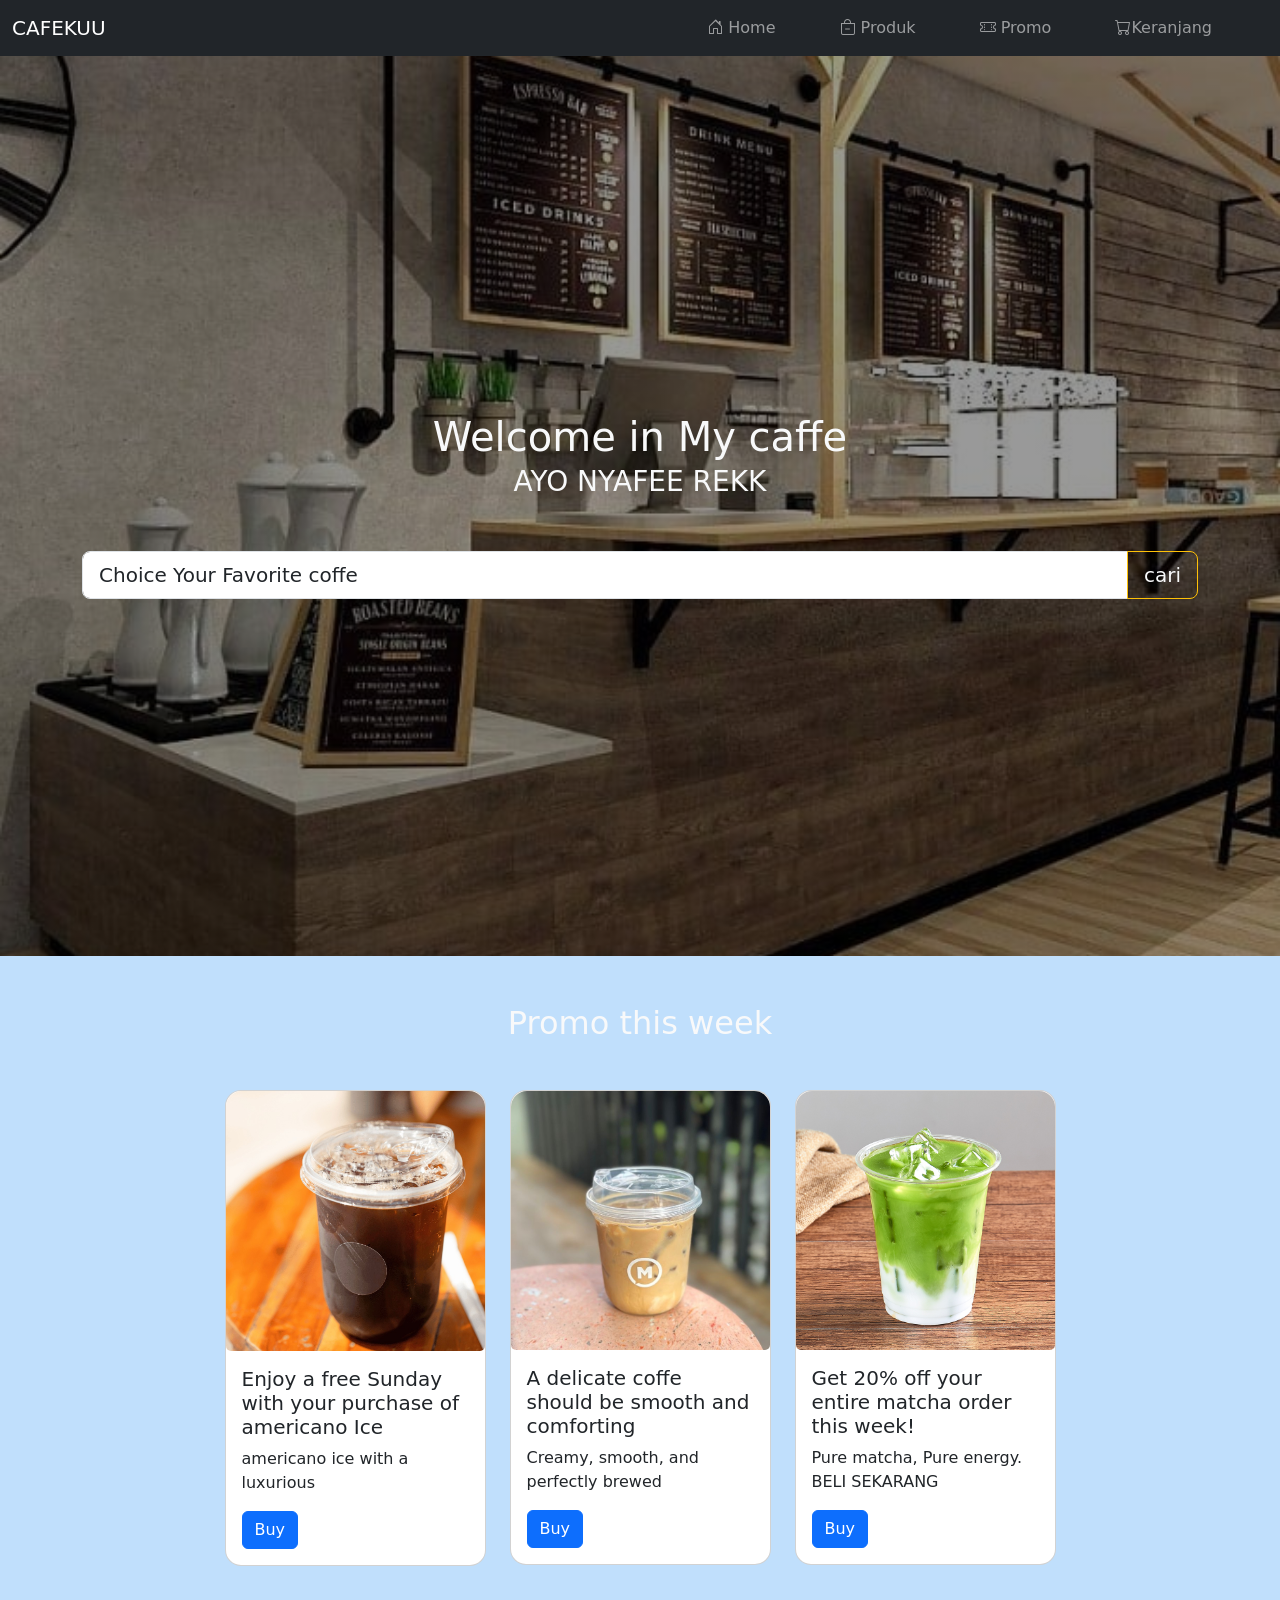
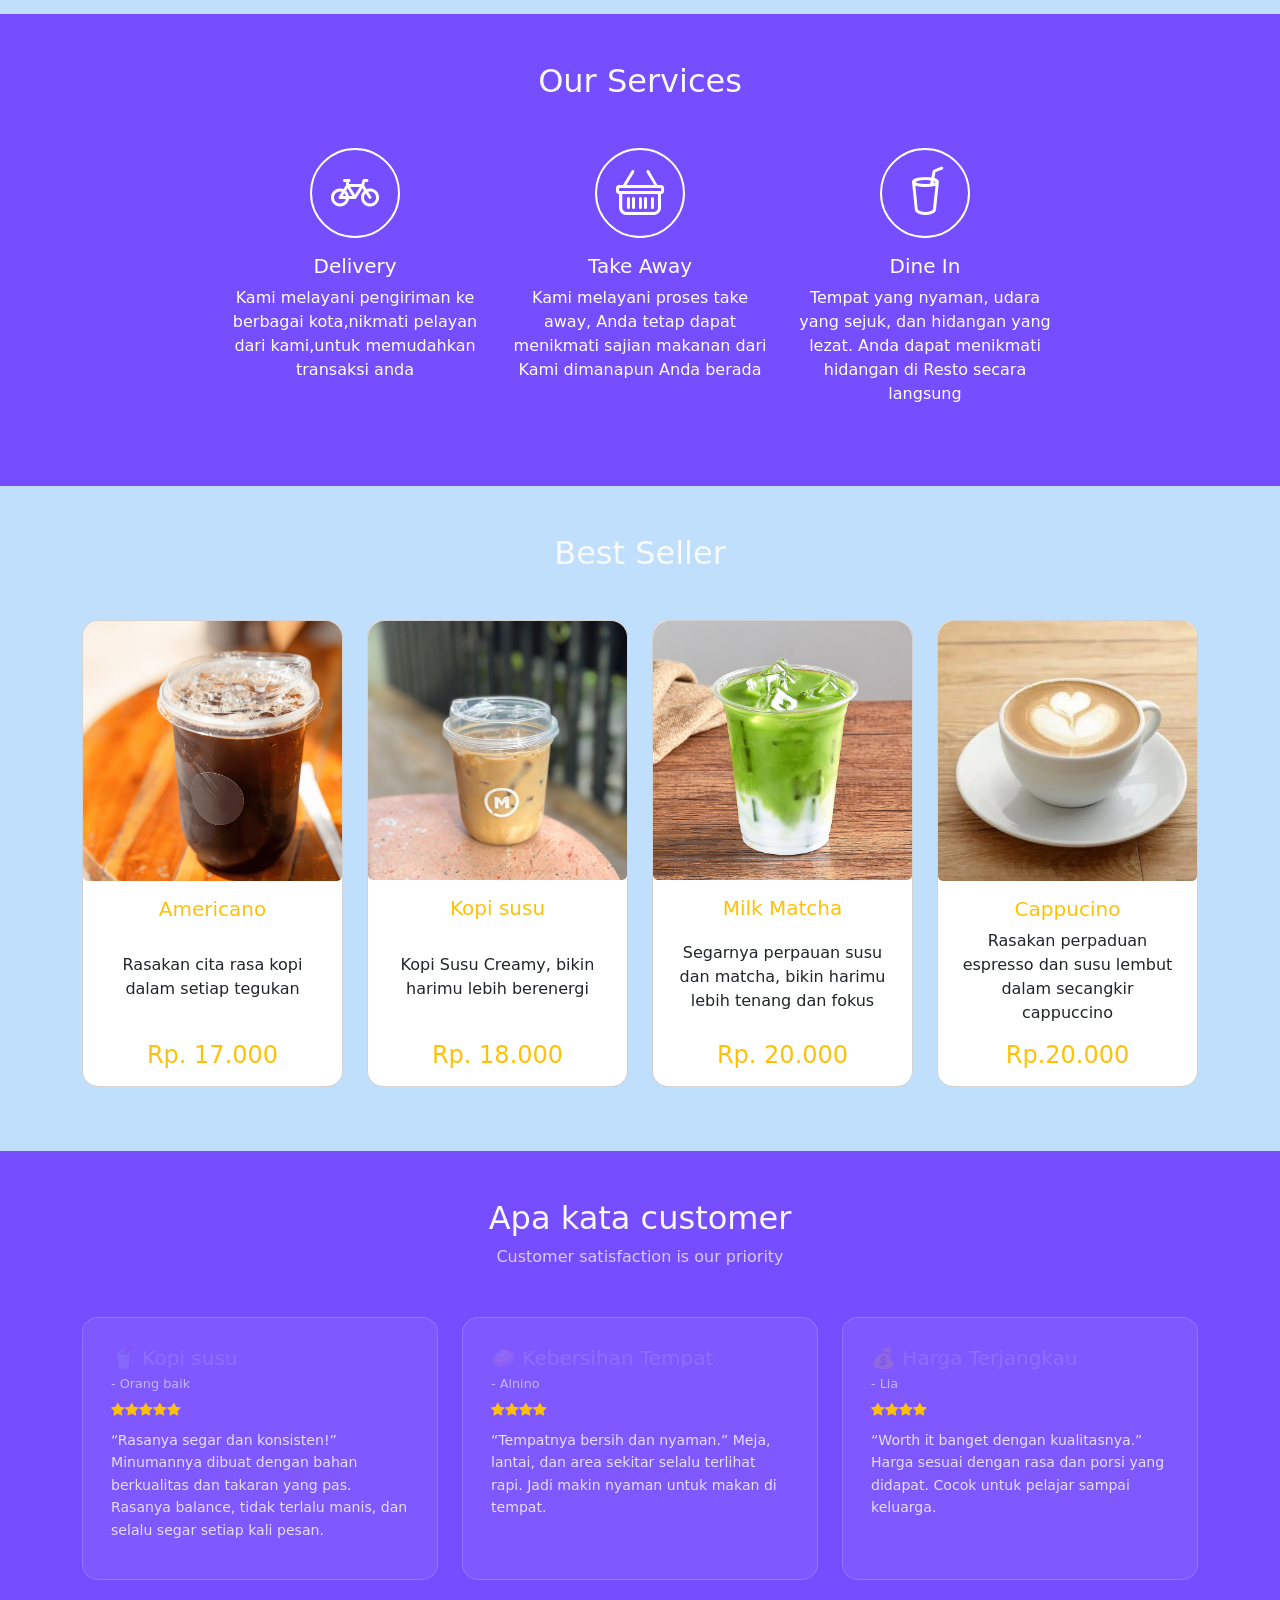
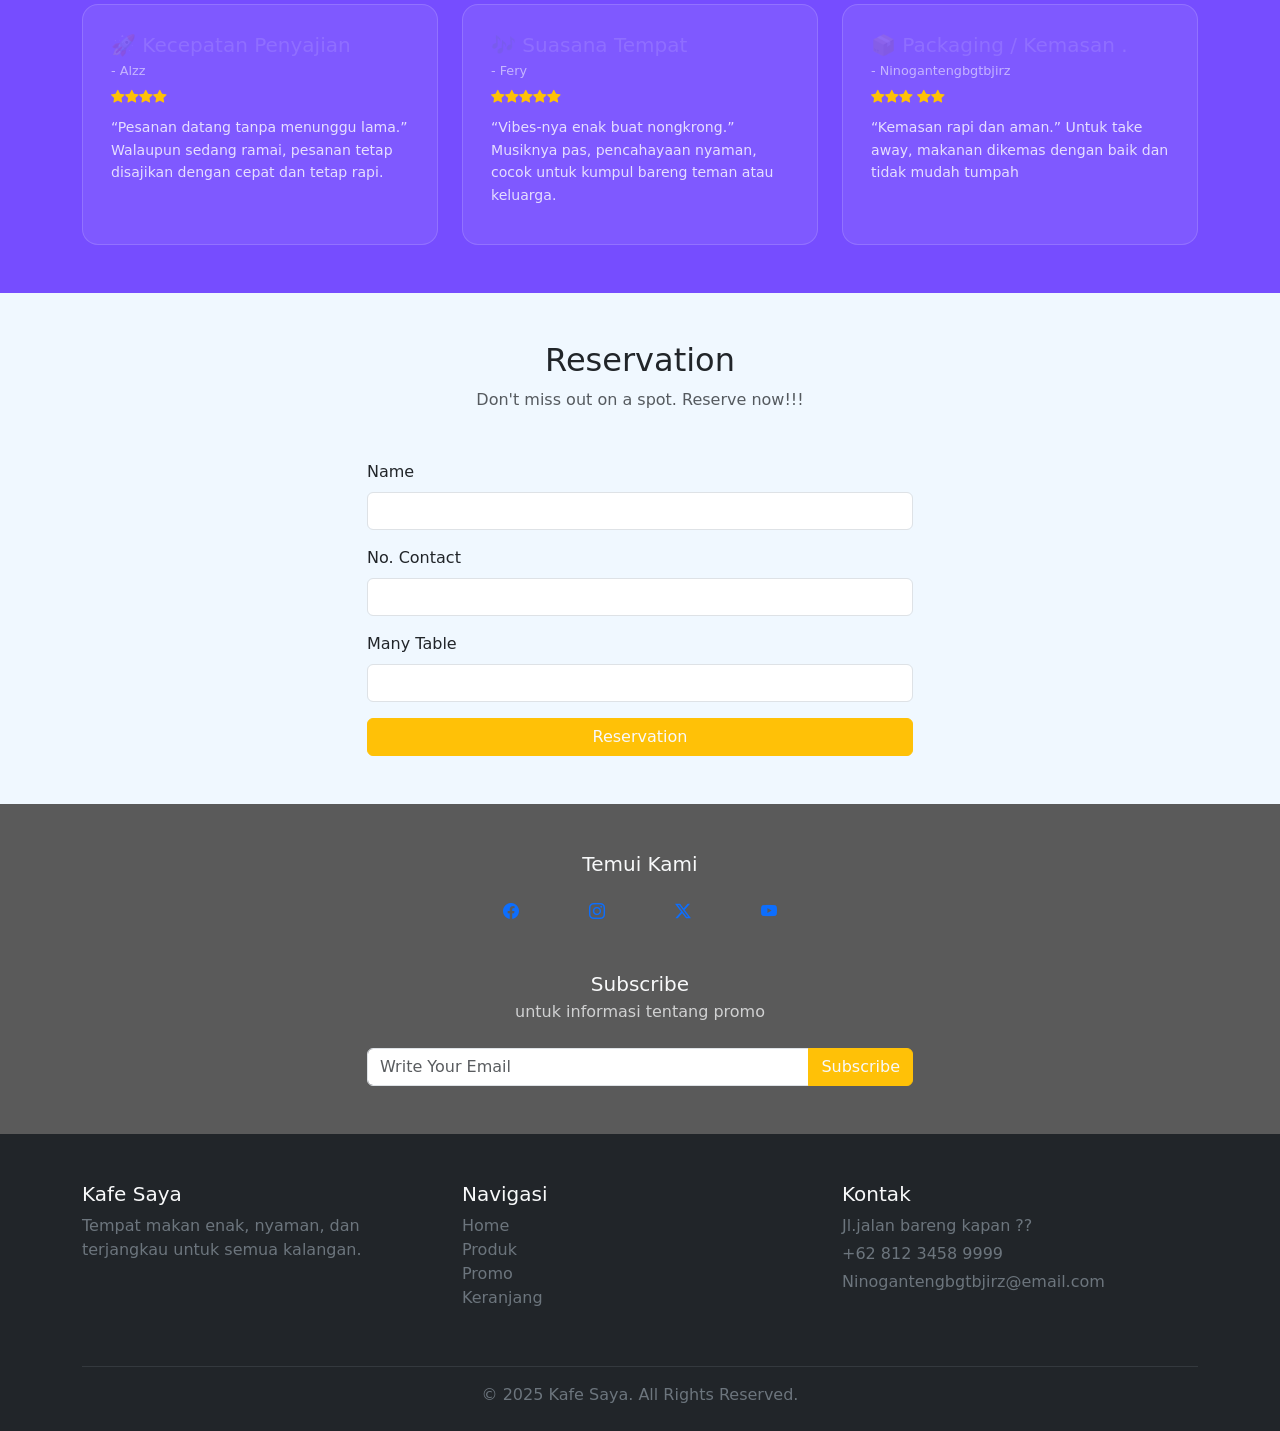
<file: index.html>
<!DOCTYPE html>
<html lang="en">
<head>
    <meta charset="UTF-8">
    <meta name="viewport" content="width=device-width, initial-scale=1.0">
    <title>CAFEKUU</title>
    <link href="https://cdn.jsdelivr.net/npm/bootstrap@5.3.8/dist/css/bootstrap.min.css" rel="stylesheet" integrity="sha384-sRIl4kxILFvY47J16cr9ZwB07vP4J8+LH7qKQnuqkuIAvNWLzeN8tE5YBujZqJLB" crossorigin="anonymous">
    <link rel="stylesheet" href="https://cdn.jsdelivr.net/npm/bootstrap-icons@1.13.1/font/bootstrap-icons.min.css">
    <link rel="stylesheet" href="assets/css/style.css"/>
</head>
<body>
    <!-- NAVIGATION BAR -->
    <nav class="navbar navbar-expand-lg navbar-dark bg-dark">
  <div class="container-fluid">
    <button class="navbar-toggler" type="button" data-bs-toggle="collapse" data-bs-target="#navbarNav" aria-controls="navbarNav" aria-expanded="false" aria-label="Toggle navigation">
      <span class="navbar-toggler-icon"></span>
    </button>
    <div class="collapse navbar-collapse" id="navbarNav">
        <a class="navbar-brand me-auto" href="#">CAFEKUU</a>
      <ul class="navbar-nav">
        <li class="nav-item me-5">
              <a href="#home" class="nav-link"
                ><i class="bi bi-house-door"></i> Home</a
              >
            </li>
            <li class="nav-item me-5">
              <a href="produk.html" class="nav-link"
                ><i class="bi bi-bag-dash"></i> Produk</a
              >
            </li>
            <li class="nav-item me-5">
              <a href="promo.html" class="nav-link"
                ><i class="bi bi-ticket-perforated"></i> Promo</a
              >
            </li>
        <li class="nav-item me-5">
          <a class="nav-link" href="keranjang.html"><i class="bi bi-cart"></i>Keranjang</a>
        </li>
      </ul>
    </div>
  </div>
</nav>
    <!-- NAVIGATION TUTUP -->

    <!-- SECTION BANNER -->
    <div class="container-fluid banner d-flex align-items-center">
      <div class="container">
        <h2 class="text-light text-center display-6 mb-1">
          Welcome in My caffe
        </h2>
        <h3 class="text-light text-center display-8 mb-1">
           AYO NYAFEE REKK
        </h3>
        <br />
        <br />
        <div class="input-group input-group-lg" id="produk">
          <select id="inputGroupSelect04" class="form-control">
            <option disabled selected hidden>Choice Your Favorite coffe</option>
            <option value="1">Americano</option>
            <option value="2">Milk Matcha</option>
            <option value="3">Kopi Susu</option>
            <option value="4">Cappucino</option>
          </select>
          <button
            class="btn btn-lg btn-outline-warning text-light"
            type="button"
          >
            cari
          </button>
        </div>
      </div>
    </div>
    <!-- BANNER TUTUP -->

    <!-- SECTION PROMO -->
    <div class="container-fluid py-5 background-promo">
      <div class="container">
        <h2 class="text-center text-light">Promo this week</h2>
        <div class="row mt-5 justify-content-center">
          <!-- CARD PROMO 1 -->
          <div class="col-md-3">
            <div class="card hovered-promo">
              <img
                src="assets/americano.png" class="card-img"/>
              <div class="card-body">
                <h5 class="card-title">
                  Enjoy a free Sunday with your purchase of americano Ice
                </h5>
                <p class="card-text">
                  americano ice with a luxurious 
                </p>
                <a href="#" class="btn btn-primary">Buy</a>
              </div>
            </div>
          </div>
          <!-- CARD PROMO 2 -->
          <div class="col-md-3">
            <div class="card hovered-promo">
              <img
                src="assets/kopsu.jpg" class="card-img"/>
              <div class="card-body">
                <h5 class="card-title">
                  A delicate coffe should be smooth and comforting
                </h5>
                <p class="card-text">
                  Creamy, smooth, and perfectly brewed
                </p>
                <a href="#" class="btn btn-primary">Buy</a>
              </div>
            </div>
          </div>
          <!-- CARD PROMO 3 -->
          <div class="col-md-3">
            <div class="card hovered-promo">
              <img src="assets/matcha.jpg" class="card-img"/>
              <div class="card-body">
                <h5 class="card-title">
                  Get 20% off your entire matcha order this week!
                </h5>
                <p class="card-text">
                  Pure matcha, Pure energy. BELI SEKARANG
                </p>
                <a href="#" class="btn btn-primary">Buy</a>
              </div>
            </div>
          </div>
        </div>
      </div>
    </div>
    <!-- PROMO TUTUP -->

    <!-- SECTION SERVICE -->
    <div class="container-fluid py-5 main-color background-service">
      <div class="container">
        <h2 class="text-light text-center mb-5">Our Services</h2>
        <div class="row justify-content-center">
          <div class="col-sm-6 col-lg-3 hovered-card mb-3">
            <!-- CARD SERVICE 1 -->
            <div class="d-flex justify-content-center">
              <div
                class="icon-service d-flex align-items-center justify-content-center hovered-logo"
              >
                <i class="bi bi-bicycle display-5"></i>
              </div>
            </div>
            <div class="mt-3 text-white text-center">
              <h5>Delivery</h5>
              <p>
                Kami melayani pengiriman ke berbagai kota,nikmati pelayan dari kami,untuk memudahkan transaksi anda
              </p>
            </div>
          </div>
          <!-- CARD SERVICE 2 -->
          <div class="col-sm-6 col-lg-3 hovered-card mb-3">
            <div class="d-flex justify-content-center">
              <div
                class="icon-service d-flex align-items-center justify-content-center hovered-logo"
              >
                <i class="bi bi-basket display-5"></i>
              </div>
            </div>
            <div class="mt-3 text-white text-center">
              <h5>Take Away</h5>
              <p>
                Kami melayani proses take away, Anda tetap dapat menikmati sajian makanan dari Kami dimanapun Anda berada
              </p>
            </div>
          </div>
          <!-- CARD SERVICE 3 -->
          <div class="col-sm-6 col-lg-3 hovered-card mb-3">
            <div class="d-flex justify-content-center">
              <div
                class="icon-service d-flex align-items-center justify-content-center hovered-logo"
              >
                <i class="bi bi-cup-straw display-5"></i>
              </div>
            </div>
            <div class="mt-3 text-white text-center">
              <h5>Dine In</h5>
              <p>
                Tempat yang nyaman, udara yang sejuk, dan hidangan yang lezat. Anda dapat menikmati hidangan di Resto secara langsung
              </p>
            </div>
          </div>
        </div>
      </div>
    </div>
    <!-- SERVICE TUTUP -->

    <!-- SECTION PRODUK -->
    <div class="container-fluid py-5 background-produk">
      <div class="container">
        <h2 class="text-center mb-5 text-light">Best Seller</h2>
        <div class="row">
          <!-- CARD PRODUK 1 -->
            <div class="col-sn-6 col-lg-3 hovered-produk mb-3">
            <div class="card">
              <img src="assets/americano.png" class="card-img" alt="americano" />
              <div class="card-body text-center">
                <h5 class="card-title text-warning">Americano</h5>
                <p class="card-text">
                  Rasakan cita rasa kopi dalam setiap tegukan
                </p>
                <h4 class="card-text text-warning">Rp. 17.000</h4>
              </div>
            </div>
          </div>
          <!-- CARD PRODUK 2 -->
          <div class="col-sn-6 col-lg-3 hovered-produk mb-3">
            <div class="card">
              <img src="assets/kopsu.jpg" class="card-img" alt="kopsu" />
              <div class="card-body text-center">
                <h5 class="card-title text-warning">Kopi susu</h5>
                <p class="card-text">
                  Kopi Susu Creamy, bikin harimu lebih berenergi
                </p>
                <h4 class="card-text text-warning">Rp. 18.000</h4>
              </div>
            </div>
          </div>
          <!-- CARD PRODUK 3 -->
          <div class="col-sm-6 col-lg-3 hovered-produk mb-3">
            <div class="card">
              <img src="assets/matcha.jpg" class="card-img" alt="matcha" />
              <div class="card-body text-center">
                <h5 class="card-title text-warning">Milk Matcha</h5>
                <p class="card-text">
                  Segarnya perpauan susu dan matcha, bikin harimu lebih tenang dan fokus
                </p>
                <h4 class="card-text text-warning">Rp. 20.000</h4>
              </div>
            </div>
          </div>
          <!-- CARD PRODUK 4 -->
          <div class="col-sm-6 col-lg-3 hovered-produk mb-3">
            <div class="card">
              <img src="assets/cappucino.jpg" class="card-img" alt="cappucino" />
              <div class="card-body text-center">
                <h5 class="card-title text-warning">Cappucino</h5>
                <p class="card-text">
                   Rasakan perpaduan espresso dan susu lembut dalam secangkir cappuccino
                </p>
                <h4 class="card-text text-warning">Rp.20.000</h4>
              </div>
            </div>
          </div>
        </div>
      </div>
    </div>
    <!-- PROMO TUTUP -->

    <!-- SECTION REVIEW -->
    <div class="container-fluid py-5 testimony">
      <div class="container">
        <h2 class="text-center text-light mb-2">Apa kata customer</h2>
        <p
          class="text-center mb-5"
          style="color: rgba(255, 255, 255, 0.7); font-size: 0.95"
        >
          Customer satisfaction is our priority
        </p>
        <div class="row g-4">
          <!-- CARD REVIEW 1 -->
          <div class="col-sm-6 col-lg-4">
            <div class="testimony-card">
              <div class="quote-icon">
                <h5>🥤 Kopi susu</h5>
                <div class="author">- Orang baik</div>
                <div class="stars">
                  <i class="bi bi-star-fill"></i><i class="bi bi-star-fill"></i
                  ><i class="bi bi-star-fill"></i><i class="bi bi-star-fill"></i
                  ><i class="bi bi-star-fill"></i>
                </div>
                <p>
                  “Rasanya segar dan konsisten!”
Minumannya dibuat dengan bahan berkualitas dan takaran yang pas. Rasanya balance, tidak terlalu manis, dan selalu segar setiap kali pesan.
                </p>
              </div>
            </div>
          </div>
          <!-- CARD REVIEW 2 -->
          <div class="col-sm-6 col-lg-4">
            <div class="testimony-card">
              <div class="quote-icon">
                <h5>🧼 Kebersihan Tempat
                </h5>
                <div class="author">- Alnino</div>
                <div class="stars">
                  <i class="bi bi-star-fill"></i><i class="bi bi-star-fill"></i
                  ><i class="bi bi-star-fill"></i
                  ><i class="bi bi-star-fill"></i>
                </div>
                <p>
“Tempatnya bersih dan nyaman.”
Meja, lantai, dan area sekitar selalu terlihat rapi. Jadi makin nyaman untuk makan di tempat.
                </p>
              </div>
            </div>
          </div>
          <!-- CARD REVIEW 3 -->
          <div class="col-sm-6 col-lg-4">
            <div class="testimony-card">
              <div class="quote-icon">
                <h5>💰 Harga Terjangkau
                </h5>
                <div class="author">- Lia</div>
                <div class="stars">
                  <i class="bi bi-star-fill"></i><i class="bi bi-star-fill"></i><i class="bi bi-star-fill"></i><i class="bi bi-star-fill"></i>
                </div>
                <p>
“Worth it banget dengan kualitasnya.”
Harga sesuai dengan rasa dan porsi yang didapat. Cocok untuk pelajar sampai keluarga.
                </p>
              </div>
            </div>
          </div>
          <!-- CARD REVIEW 4 -->
          <div class="col-sm-6 col-lg-4">
            <div class="testimony-card">
              <div class="quote-icon">
                <h5>🚀 Kecepatan Penyajian
                </h5>
                <div class="author">- Alzz</div>
                <div class="stars">
                  <i class="bi bi-star-fill"></i><i class="bi bi-star-fill"></i
                  ><i class="bi bi-star-fill"></i
                  ><i class="bi bi-star-fill"></i>
                </div>
                <p>
                  “Pesanan datang tanpa menunggu lama.”
Walaupun sedang ramai, pesanan tetap disajikan dengan cepat dan tetap rapi.
                </p>
              </div>
            </div>
          </div>
          <!-- CARD REVIEW 5 -->
          <div class="col-sm-6 col-lg-4">
            <div class="testimony-card">
              <div class="quote-icon">
                <h5>🎶 Suasana Tempat</h5>
                <div class="author">- Fery</div>
                <div class="stars">
                  <i class="bi bi-star-fill"></i><i class="bi bi-star-fill"></i
                  ><i class="bi bi-star-fill"></i><i class="bi bi-star-fill"></i
                  ><i class="bi bi-star-fill"></i>
                </div>
                <p>
                  “Vibes-nya enak buat nongkrong.”
Musiknya pas, pencahayaan nyaman, cocok untuk kumpul bareng teman atau keluarga.
                </p>
              </div>
            </div>
          </div>
          <!-- CARD REVIEW 6 -->
          <div class="col-sm-6 col-lg-4">
            <div class="testimony-card">
              <div class="quote-icon">
                <h5>📦 Packaging / Kemasan
                .</h5>
                <div class="author">- Ninogantengbgtbjirz</div>
                <div class="stars">
                  <i class="bi bi-star-fill"></i><i class="bi bi-star-fill"></i
                  ><i class="bi bi-star-fill"></i>                  <i class="bi bi-star-fill"></i><i class="bi bi-star-fill"></i                >
                </div>
                <p>
                  “Kemasan rapi dan aman.”
Untuk take away, makanan dikemas dengan baik dan tidak mudah tumpah
                </p>
              </div>
            </div>
          </div>
        </div>
      </div>
    </div>
    <!-- REVIEW TUTUP -->

    <!-- SECTION RESERVASI -->
    <div class="container-fluid py-5 background-reservation">
      <div class="container">
        <h2 class="text-center mb-2">Reservation</h2>
        <p class="text-center text-muted mb-5">
          Don't miss out on a spot. Reserve now!!!
        </p>
        <div class="row justify-content-center">
          <!-- FORM RESERVASI -->
          <div class="col-md-6">
            <form>
              <div class="mb-3">
                <label class="form-label">Name</label>
                <input type="text" class="form-control" />
              </div>
              <div class="mb-3">
                <label class="form-label">No. Contact</label>
                <input type="text" class="form-control" />
              </div>
              <div class="mb-3">
                <label class="form-label">Many Table</label>
                <input type="number" class="form-control" />
              </div>
              <div class="d-grid">
                <button class="btn btn-warning text-light">Reservation</button>
              </div>
            </form>
          </div>
        </div>
      </div>
    </div>
    <!-- RESERVASI TUTUP -->

<!-- SECTION SUBSCRIBE -->
<div class="container-fluid py-5" style="background-color:#5a5a5a;">
  <div class="container text-center">

    <h5 class="text-light mb-4">Temui Kami</h5>

    <!-- LOGO -->
        <div class="d-flex justify-content-center mb-5" style="gap: 70px">
          <a
            href="https://facebook.com/username"
            target="_blank"
            class="social-icon"
          >
            <i class="bi bi-facebook"></i>
          </a>
          <a
            href="https://instagram.com/username"
            target="_blank"
            class="social-icon"
          >
            <i class="bi bi-instagram"></i>
          </a>
          <a
            href="https://twitter.com/username"
            target="_blank"
            class="social-icon"
          >
            <i class="bi bi-twitter-x"></i>
          </a>
          <a
            href="https://youtube.com/@username"
            target="_blank"
            class="social-icon"
          >
            <i class="bi bi-youtube"></i>
          </a>
        </div>
        <h5 class="text-center text-light mb-1">Subscribe</h5>
         <p class="text-light opacity-75 mb-4">
          untuk informasi tentang promo
        </p>
        <!-- SUBSCRIBE -->
        <div class="row justify-content-center">
          <div class="col-md-6">
            <div class="input-group">
              <input
                type="email"
                class="form-control"
                placeholder="Write Your Email"
              />
              <button class="btn btn-warning text-light">Subscribe</button>
            </div>
          </div>
        </div>
      </div>
    </div>
    <!-- SUBSCRIBE TUTUP -->
    
     <!-- SECTION FOOTER -->
    <footer class="bg-dark text-light pt-5 pb-4">
  <div class="container">
    <div class="row">

      <!-- Kolom 1 -->
      <div class="col-md-4 mb-4">
        <h5>Kafe Saya</h5>
        <p class="text-secondary">
          Tempat makan enak, nyaman, dan terjangkau untuk semua kalangan.
        </p>
      </div>

      <!-- Kolom 2 -->
      <div class="col-md-4 mb-4">
        <h5>Navigasi</h5>
        <ul class="list-unstyled">
          <li><a href="#" class="text-decoration-none text-secondary">Home</a></li>
          <li><a href="produk.html" class="text-decoration-none text-secondary">Produk</a></li>
          <li><a href="promo.html" class="text-decoration-none text-secondary">Promo</a></li>
          <li><a href="keranjang.html" class="text-decoration-none text-secondary">Keranjang</a></li>
        </ul>
      </div>

      <!-- Kolom 3 -->
      <div class="col-md-4 mb-4">
        <h5>Kontak</h5>
        <p class="text-secondary mb-1">Jl.jalan bareng kapan ??</p>
        <p class="text-secondary mb-1">+62 812 3458 9999</p>
        <p class="text-secondary">Ninogantengbgtbjirz@email.com</p>
      </div>

    </div>

    <hr class="border-secondary">

    <div class="text-center text-secondary">
      © 2025 Kafe Saya. All Rights Reserved.
    </div>
  </div>
</footer>
        <!-- FOOTER TUTUP -->
    
        <script src="https://cdn.jsdelivr.net/npm/bootstrap@5.3.0/dist/js/bootstrap.bundle.min.js"></script>


  </body>
</html>
</file>
<file: assets/css/style.css>
/* BANNER */
.banner {
  height: 100vh;
  background:
    linear-gradient(rgba(0, 0, 0, 0.4), rgba(0, 0, 0, 0.4)),
    url("../cafe.jpg");
  background-size: cover;
  background-position: center;
}

/* PROMO */
.background-promo {
  height: auto;
  background-color: #c0dffc;
}

.card-img {
  border-top-left-radius: 16px;
  border-top-right-radius: 16px;
}

.hovered-promo:hover {
  transform: translateY(-10px) scale(1.02);
  background-color:  #764dff;
  color: white;
  transition: 0.7s ease;
}

/* SERVICE */
.background-service {
  height: auto;
  background-color: #764dff;
}

.hovered-logo {
  width: 80px;
  height: 80px;
  border-radius: 50%;
  transition: all 0.7s ease;
}

.hovered-logo i {
  color: white;
  transition: all 0.7s ease;
}

.hovered-card:hover .hovered-logo {
  background-color: #c0dffc;
  transform: scale(1.1);
  box-shadow: 0 0 15px rgba(26, 188, 156, 0.6);
}

.hovered-card:hover .hovered-logo i {
  color: #0b3c49;
}

.icon-service {
  width: 90px;
  height: 90px;
  border: solid #fff 2px;
  border-radius: 50%;
  color: #fff;
}

/* PRODUK */
.background-produk {
  background-color: #c0dffc;
}

.card{
   border-radius: 16px;
}

.card-img {
  border-top-left-radius: 16px;
  border-top-right-radius: 16px;
}

.background-produk .hovered-produk .card {
  transition: all 0.7s ease;
  cursor: pointer;
  height: 100%;
  display: flex;
  flex-direction: column;
}

.background-produk .hovered-produk .card .card-body {
  flex: 1 1 auto;
  display: flex;
  flex-direction: column;
  justify-content: space-between;
}

.hovered-produk .card:hover {
  transform: translateY(-10px) scale(1.02);
  color: #fff;
  background-color: #764dff;
  box-shadow: 0 10px 25px rgba(0, 0, 0, 0.2);
}

/* REVIEW */
.testimony {
  background-color: #764dff !important;
}

.testimony-card {
  background: rgba(255, 255, 255, 0.07) !important;
  border: 1px solid rgba(255, 255, 255, 0.15) !important;
  border-radius: 16px;
  padding: 28px;
  transition: 0.7s;
  height: 100%;
  color: #fff;
}

.testimony-card .quote-icon {
  font-size: 2rem;
  color: rgba(255, 255, 255, 0.13);
  line-height: 1;
  margin-bottom: 10px;
}

.testimony-card .author {
  font-size: 0.8rem;
  color: rgba(255, 255, 255, 0.55);
  margin-bottom: 12px;
}

.testimony-card p {
  font-size: 0.88rem;
  color: rgba(255, 255, 255, 0.8);
  line-height: 1.6;
  margin-bottom: 0;
}

.testimony-card .stars {
  color: #ffc107;
  font-size: 0.85rem;
  margin-bottom: 12px;
}

.testimony-card:hover {
  transform: translateY(-6px);
  background: #fff !important;
  border-color: rgba(0, 0, 0, 0.1);
  color: #000;
}

.testimony-card:hover .quote-icon,
.testimony-card:hover .author,
.testimony-card:hover p {
  color: #000;
}

.testimony-card:hover .stars {
  color: #ffc107;
}

/* RESERVATION */
.background-reservation {
  background-color: aliceblue;
}

/* SUBSCRIBE */
.footer {
  background-color: #595959;
}

/* FOOTER */
.footer .text-muted {
  color: #adb5bd !important;
}

footer.bg-dark .text-muted {
  color: #adb5bd !important;
}

/* BANNER */

.produk-banner {
  height: 100vh;
  background:
    linear-gradient(rgba(0, 0, 0, 0.4), rgba(0, 0, 0, 0.4)),
    url("../cafe.jpg");
  background-size: cover;
  background-position: center;
}

/* KATEGORI PRODUK */
.tab-content .card {
  height: 100%;
  display: flex;
  flex-direction: column;
}

.tab-content .card img {
  height: 250px;
  object-fit: cover;
  width: 100%;
}

.tab-content .card-body {
  flex: 1;
  display: flex;
  flex-direction: column;
}

.tab-content .card-text {
  flex: 1;
}

.promo-section {
    animation: fadeSlideIn 0.4s ease both;
}

@keyframes fadeSlideIn {
    from {
        opacity: 0;
        transform: translateY(20px);
    }
    to {
        opacity: 1;
        transform: translateY(0);
    }
}

.promo-section .hovered-card {
    opacity: 0;
    animation: fadeSlideIn 0.4s ease forwards;
}

.promo-section .hovered-card:nth-child(1) {
    animation-delay: 0.05s;
}

.promo-section .hovered-card:nth-child(2) {
    animation-delay: 0.1s;
}

.promo-section .hovered-card:nth-child(3) {
    animation-delay: 0.15s;
}

.promo-section .hovered-card:nth-child(4) {
    animation-delay: 0.2s;
}

.promo-section .hovered-card:nth-child(5) {
    animation-delay: 0.25s;
}

.promo-section .hovered-card:nth-child(6) {
    animation-delay: 0.3s;
}

.promo-section .hovered-card:nth-child(7) {
    animation-delay: 0.35s;
}

.promo-section .hovered-card:nth-child(8) {
    animation-delay: 0.4s;
}

/* Animasi button active */
.filter-btn {
    transition: 
        background-color 0.25s ease,
        color 0.25s ease,
        transform 0.15s ease,
        box-shadow 0.25s ease;
}

.filter-btn:active {
    transform: scale(0.95);
}

.filter-btn.active {
    box-shadow: 0 4px 14px rgba(255, 193, 7, 0.45);
}
</file>
